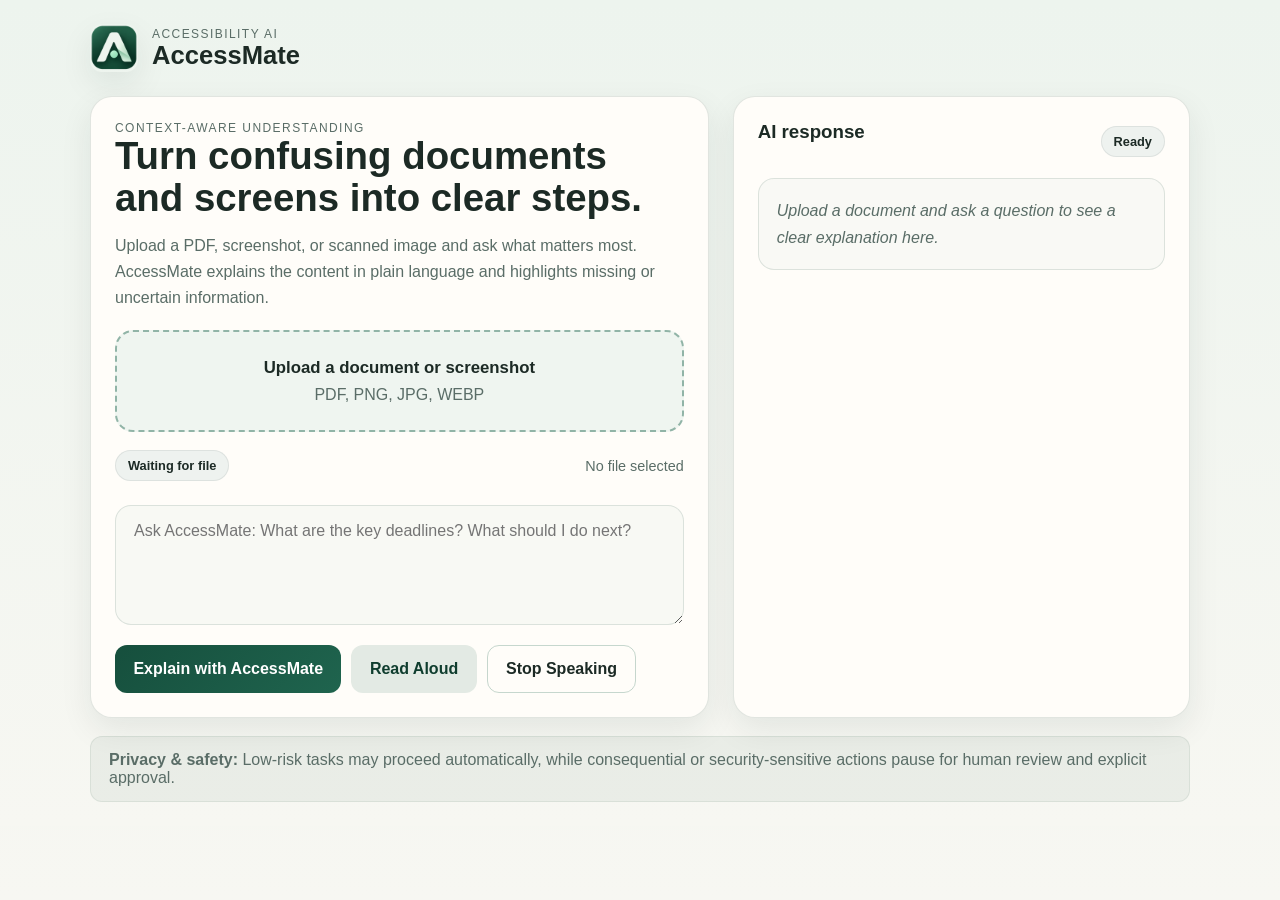
<file: static/index.html>
<!DOCTYPE html>
<html lang="en">

<head>
  <meta charset="UTF-8" />
  <meta name="viewport" content="width=device-width, initial-scale=1.0" />
  <meta name="theme-color" content="#0f3d2e" />
  <meta name="description"
    content="AccessMate helps people understand complex documents, screenshots, and forms in simple language." />
  <link rel="icon" type="image/x-icon" href="/static/favicon.ico" />
  <title>AccessMate</title>
  <link rel="stylesheet" href="/static/styles.css" />
</head>

<body>
  <div class="page-shell">
    <header class="topbar">
      <div class="brand" aria-label="AccessMate logo and name">
        <img src="/static/logo-icon.png" alt="AccessMate logo" class="brand-logo" width="48" height="48" />
        <div>
          <p class="eyebrow">Accessibility AI</p>
          <h1>AccessMate</h1>
        </div>
      </div>
    </header>

    <main class="app-layout">
      <section class="card hero-card" aria-labelledby="hero-heading">
        <p class="eyebrow">Context-aware understanding</p>
        <h2 id="hero-heading">Turn confusing documents and screens into clear steps.</h2>
        <p class="supporting-text">
          Upload a PDF, screenshot, or scanned image and ask what matters most. AccessMate explains the content in plain
          language and highlights missing or uncertain information.
        </p>

        <div class="upload-panel">
          <label class="upload-area" for="file-input" id="upload-label">
            <input id="file-input" type="file" accept=".pdf,.png,.jpg,.jpeg,.webp" />
            <span class="upload-title">Upload a document or screenshot</span>
            <span class="upload-subtitle">PDF, PNG, JPG, WEBP</span>
          </label>
        </div>

        <div class="status-row">
          <span id="status-pill" class="status-pill neutral" aria-live="polite">Waiting for file</span>
          <span id="file-meta" class="file-meta">No file selected</span>
        </div>

        <div class="question-panel">
          <label for="question-input" class="sr-only">Ask a question about the document</label>
          <textarea id="question-input" rows="4"
            placeholder="Ask AccessMate: What are the key deadlines? What should I do next?"></textarea>
          <div class="actions">
            <button id="analyze-button" class="primary-button" type="button">Explain with AccessMate</button>
            <button id="read-aloud-button" class="secondary-button" type="button">Read Aloud</button>
            <button id="stop-speech-button" class="ghost-button" type="button">Stop Speaking</button>
          </div>
        </div>
      </section>

      <section class="card response-card" aria-live="polite" aria-labelledby="response-heading">
        <div class="response-header">
          <h3 id="response-heading">AI response</h3>
          <span id="confidence-tag" class="confidence-tag neutral">Ready</span>
        </div>

        <div id="processing-indicator" class="processing-indicator hidden">
          <span class="spinner" aria-hidden="true"></span>
          <span>AccessMate is processing your document...</span>
        </div>

        <div id="answer-box" class="answer-box empty">
          Upload a document and ask a question to see a clear explanation here.
        </div>

        <ol id="steps-list" class="steps-list" aria-label="Recommended steps"></ol>
      </section>
    </main>

    <footer class="privacy-note">
      <strong>Privacy & safety:</strong> Low-risk tasks may proceed automatically, while consequential or
      security-sensitive actions pause for human review and explicit approval.
    </footer>
  </div>

  <script src="/static/app.js"></script>
</body>

</html>
</file>
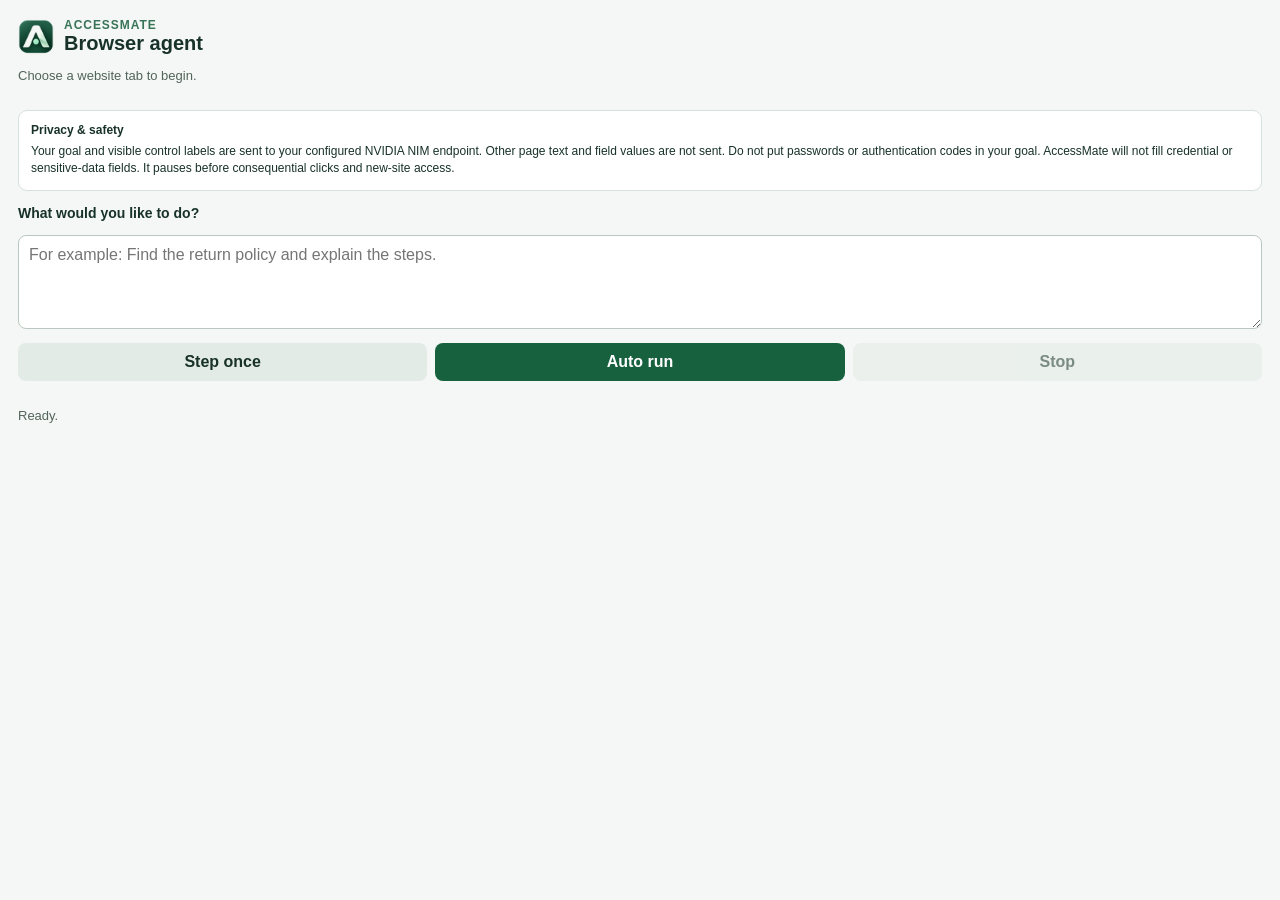
<file: extension/sidepanel.html>
<!doctype html>
<html lang="en">
  <head>
    <meta charset="utf-8" />
    <meta name="viewport" content="width=device-width, initial-scale=1" />
    <title>AccessMate Browser Agent</title>
    <link rel="stylesheet" href="sidepanel.css" />
  </head>
  <body>
    <main>
      <header>
        <div style="display: flex; align-items: center; gap: 10px; margin-bottom: 6px;">
          <img src="icon-48.png" alt="AccessMate logo" width="36" height="36" style="border-radius: 8px;" />
          <div>
            <p class="eyebrow" style="margin: 0;">AccessMate</p>
            <h1 style="margin: 0; font-size: 20px;">Browser agent</h1>
          </div>
        </div>
        <p id="site-label" class="site-label">Choose a website tab to begin.</p>
      </header>

      <section class="privacy-note" aria-label="Privacy and safety">
        <strong>Privacy &amp; safety</strong>
        <p>
          Your goal and visible control labels are sent to your configured NVIDIA NIM endpoint.
          Other page text and field values are not sent. Do not put passwords or authentication
          codes in your goal. AccessMate will not fill credential or sensitive-data fields. It
          pauses before consequential clicks and new-site access.
        </p>
      </section>

      <label for="goal">What would you like to do?</label>
      <textarea id="goal" rows="4" maxlength="1000" placeholder="For example: Find the return policy and explain the steps."></textarea>

      <div class="button-row">
        <button id="step-once" class="secondary" title="Execute only one action and pause">Step once</button>
        <button id="start" class="primary" title="Execute steps toward the goal until done">Auto run</button>
        <button id="stop" class="secondary" disabled>Stop</button>
      </div>

      <section id="approval" class="approval hidden" aria-live="assertive">
        <h2 id="approval-title">Approval needed</h2>
        <p id="approval-message"></p>
        <div class="button-row">
          <button id="approve" class="primary">Approve once</button>
          <button id="reject" class="secondary">Reject</button>
        </div>
      </section>

      <p id="status" class="status" role="status" aria-live="polite">Ready.</p>
      <ol id="activity" class="activity" aria-label="Agent activity"></ol>
    </main>
    <script src="sidepanel.js"></script>
  </body>
</html>
</file>
<file: static/styles.css>
:root {
  --forest-900: #0f3d2e;
  --forest-800: #164f3d;
  --forest-700: #1f644e;
  --forest-200: #dfeee8;
  --foam: #f5f7f2;
  --paper: #fffdf9;
  --ink: #1c2a25;
  --muted: #5a6d67;
  --warning: #b45d1d;
  --success: #0b7a5d;
  --danger: #a2353d;
  --border: rgba(15, 61, 46, 0.12);
  --shadow: 0 12px 32px rgba(12, 38, 32, 0.08);
}

* { box-sizing: border-box; }

html, body {
  margin: 0;
  min-height: 100%;
  font-family: "Segoe UI", Tahoma, Geneva, Verdana, sans-serif;
  background: linear-gradient(180deg, #edf4ee 0%, #f7f7f2 100%);
  color: var(--ink);
}

body {
  display: flex;
  justify-content: center;
  padding: 24px;
}

button, input, textarea {
  font: inherit;
}

.page-shell {
  width: min(1100px, 100%);
}

.topbar {
  margin-bottom: 20px;
}

.brand {
  display: inline-flex;
  align-items: center;
  gap: 14px;
}

.brand-mark {
  width: 48px;
  height: 48px;
  border-radius: 14px;
  background: linear-gradient(135deg, var(--forest-800), var(--forest-700));
  color: white;
  display: grid;
  place-items: center;
  font-weight: 700;
  font-size: 1.6rem;
  box-shadow: var(--shadow);
}

.eyebrow {
  margin: 0;
  font-size: 0.75rem;
  letter-spacing: 0.12em;
  text-transform: uppercase;
  color: var(--muted);
}

h1, h2, h3, p {
  margin-top: 0;
}

h1 {
  margin-bottom: 0;
  font-size: clamp(1.5rem, 2vw, 2rem);
}

.app-layout {
  display: grid;
  grid-template-columns: 1.15fr 0.85fr;
  gap: 24px;
}

.card {
  background: var(--paper);
  border: 1px solid var(--border);
  border-radius: 22px;
  box-shadow: var(--shadow);
  padding: 24px;
}

.hero-card h2 {
  font-size: clamp(2rem, 3vw, 3rem);
  line-height: 1.1;
  margin-bottom: 14px;
}

.supporting-text {
  font-size: 1rem;
  color: var(--muted);
  line-height: 1.6;
  margin-bottom: 20px;
}

.upload-area {
  display: flex;
  flex-direction: column;
  gap: 8px;
  border: 2px dashed rgba(31, 100, 78, 0.45);
  background: rgba(223, 238, 232, 0.5);
  border-radius: 18px;
  padding: 26px 18px;
  text-align: center;
  cursor: pointer;
  transition: border-color 0.2s ease, transform 0.2s ease;
}

.upload-area:hover,
.upload-area:focus-within {
  border-color: var(--forest-700);
  transform: translateY(-1px);
}

.upload-area input {
  display: none;
}

.upload-title {
  font-weight: 700;
  font-size: 1.05rem;
}

.upload-subtitle {
  color: var(--muted);
}

.status-row {
  display: flex;
  align-items: center;
  justify-content: space-between;
  gap: 12px;
  margin-top: 18px;
  flex-wrap: wrap;
}

.status-pill,
.confidence-tag {
  display: inline-flex;
  align-items: center;
  border-radius: 999px;
  padding: 7px 12px;
  font-size: 0.8rem;
  font-weight: 700;
  border: 1px solid transparent;
}

.status-pill.neutral,
.confidence-tag.neutral {
  background: #eef2ef;
  color: var(--ink);
  border-color: rgba(28, 42, 37, 0.08);
}

.status-pill.success,
.confidence-tag.success {
  background: rgba(11, 122, 93, 0.12);
  color: var(--success);
  border-color: rgba(11, 122, 93, 0.18);
}

.status-pill.warning,
.confidence-tag.warning {
  background: rgba(180, 93, 29, 0.1);
  color: var(--warning);
  border-color: rgba(180, 93, 29, 0.14);
}

.status-pill.error,
.confidence-tag.error {
  background: rgba(162, 53, 61, 0.1);
  color: var(--danger);
  border-color: rgba(162, 53, 61, 0.14);
}

.file-meta {
  color: var(--muted);
  font-size: 0.9rem;
}

.question-panel {
  margin-top: 24px;
}

textarea {
  width: 100%;
  min-height: 120px;
  resize: vertical;
  border-radius: 16px;
  border: 1px solid var(--border);
  background: rgba(245, 247, 242, 0.7);
  padding: 16px 18px;
  outline: none;
  transition: border-color 0.2s ease, box-shadow 0.2s ease;
}

textarea:focus {
  border-color: rgba(31, 100, 78, 0.75);
  box-shadow: 0 0 0 4px rgba(31, 100, 78, 0.12);
}

.actions {
  display: flex;
  flex-wrap: wrap;
  gap: 10px;
  margin-top: 16px;
}

button {
  border: none;
  border-radius: 12px;
  padding: 0.88rem 1.15rem;
  font-weight: 700;
  cursor: pointer;
  transition: transform 0.15s ease, opacity 0.15s ease;
}

button:hover,
button:focus-visible {
  transform: translateY(-1px);
}

button:focus-visible,
input:focus-visible,
textarea:focus-visible {
  outline: 3px solid rgba(31, 100, 78, 0.25);
  outline-offset: 2px;
}

.primary-button {
  background: linear-gradient(135deg, var(--forest-800), var(--forest-700));
  color: white;
}

.secondary-button {
  background: rgba(31, 100, 78, 0.12);
  color: var(--forest-900);
}

.ghost-button {
  background: transparent;
  border: 1px solid rgba(31, 100, 78, 0.25);
  color: var(--ink);
}

.response-card {
  display: flex;
  flex-direction: column;
  min-height: 420px;
}

.response-header {
  display: flex;
  justify-content: space-between;
  gap: 12px;
  align-items: center;
  margin-bottom: 16px;
}

.processing-indicator {
  display: flex;
  align-items: center;
  gap: 10px;
  padding: 12px 14px;
  border-radius: 12px;
  background: rgba(31, 100, 78, 0.08);
  color: var(--forest-900);
  margin-bottom: 12px;
}

.spinner {
  width: 16px;
  height: 16px;
  border-radius: 50%;
  border: 2px solid rgba(31, 100, 78, 0.2);
  border-top-color: var(--forest-700);
  animation: spin 0.8s linear infinite;
}

.hidden {
  display: none !important;
}

.answer-box {
  border: 1px solid var(--border);
  background: rgba(245, 247, 242, 0.6);
  border-radius: 16px;
  padding: 18px;
  line-height: 1.7;
  color: var(--ink);
}

.answer-box.empty {
  color: var(--muted);
  font-style: italic;
}

.steps-list {
  margin: 18px 0 0;
  padding-left: 1.4rem;
  line-height: 1.75;
  color: var(--ink);
}

.privacy-note {
  margin-top: 18px;
  padding: 14px 18px;
  border-radius: 12px;
  background: rgba(15, 61, 46, 0.05);
  color: var(--muted);
  border: 1px solid rgba(15, 61, 46, 0.08);
}

.sr-only {
  position: absolute;
  width: 1px;
  height: 1px;
  padding: 0;
  margin: -1px;
  overflow: hidden;
  clip: rect(0, 0, 0, 0);
  border: 0;
}

@keyframes spin {
  to { transform: rotate(360deg); }
}

@media (max-width: 860px) {
  .app-layout {
    grid-template-columns: 1fr;
  }

  body {
    padding: 18px;
  }

  .card {
    padding: 18px;
  }
}

.brand-logo {
  width: 48px;
  height: 48px;
  border-radius: 12px;
  object-fit: contain;
  box-shadow: var(--shadow);
}
</file>
<file: extension/sidepanel.css>
:root {
  color-scheme: light;
  font-family: "Segoe UI", Arial, sans-serif;
  color: #183229;
  background: #f4f7f5;
}

* {
  box-sizing: border-box;
}

body {
  margin: 0;
  min-width: 280px;
}

main {
  display: grid;
  gap: 14px;
  padding: 18px;
}

.eyebrow {
  margin: 0 0 3px;
  color: #397458;
  font-size: 12px;
  font-weight: 700;
  letter-spacing: 0.08em;
  text-transform: uppercase;
}

h1 {
  margin: 0;
  font-size: 23px;
}

.site-label,
.status {
  overflow-wrap: anywhere;
  color: #52645b;
  font-size: 13px;
}

label {
  font-size: 14px;
  font-weight: 650;
}

textarea {
  width: 100%;
  resize: vertical;
  border: 1px solid #b9c9bf;
  border-radius: 8px;
  padding: 10px;
  color: inherit;
  font: inherit;
}

button {
  min-height: 38px;
  border: 0;
  border-radius: 8px;
  padding: 8px 12px;
  font: inherit;
  font-weight: 650;
  cursor: pointer;
}

button:disabled {
  cursor: not-allowed;
  opacity: 0.55;
}

.primary {
  color: #fff;
  background: #17613f;
}

.secondary {
  color: #183229;
  background: #e3ebe6;
}

.button-row {
  display: flex;
  gap: 8px;
}

.button-row button {
  flex: 1;
}

.privacy-note,
.approval {
  border: 1px solid #d5e2d9;
  border-radius: 9px;
  padding: 12px;
  background: #fff;
}

.privacy-note {
  font-size: 12px;
}

.privacy-note p,
.approval p {
  margin: 6px 0 0;
  line-height: 1.45;
}

.approval {
  border-color: #d69b31;
  background: #fff9e9;
}

.approval h2 {
  margin: 0;
  font-size: 16px;
}

.approval .button-row {
  margin-top: 12px;
}

.hidden {
  display: none;
}

.activity {
  margin: 0;
  padding-left: 22px;
  color: #43574b;
  font-size: 13px;
}

.activity li {
  margin: 0 0 8px;
  overflow-wrap: anywhere;
}
</file>
